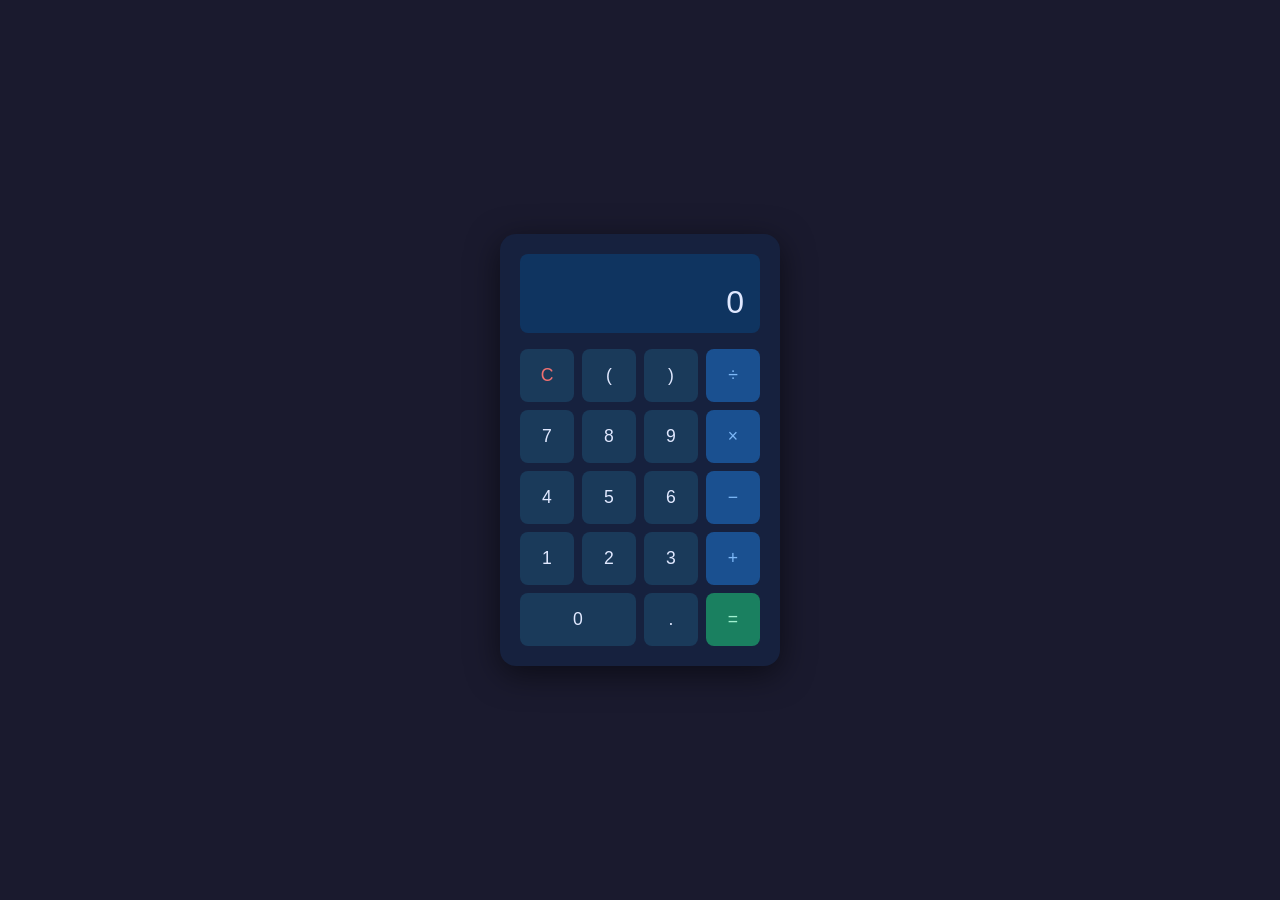
<file: templates/web_app/calculator_basic/index.html>
<!DOCTYPE html>
<html lang="en">
<head>
<meta charset="UTF-8">
<meta name="viewport" content="width=device-width, initial-scale=1.0, maximum-scale=1.0">
<title>Calculator</title>
<style>
* { box-sizing: border-box; margin: 0; padding: 0; }
body { background: #1a1a2e; display: flex; justify-content: center; align-items: center; min-height: 100vh; font-family: 'Segoe UI', sans-serif; }
.calc { background: #16213e; border-radius: 16px; padding: 20px; width: 280px; box-shadow: 0 8px 32px #0008; }
#display { background: #0f3460; border-radius: 8px; padding: 12px 16px; text-align: right; margin-bottom: 16px; }
#expr { font-size: 0.75rem; color: #7a9cc0; min-height: 18px; }
#result { font-size: 2rem; color: #e0e8ff; word-break: break-all; }
.grid { display: grid; grid-template-columns: repeat(4, 1fr); gap: 8px; }
button {
  background: #1a3a5a; color: #e0e8ff; border: none; border-radius: 8px;
  padding: 16px 8px; font-size: 1.1rem; cursor: pointer; transition: background 0.15s;
}
button:hover { background: #2a5080; }
.op  { background: #1a5090; color: #7eb8f7; }
.op:hover { background: #2a6ab0; }
.eq  { background: #1a8060; color: #a0f0d0; }
.eq:hover { background: #1a9a70; }
.clr { color: #f07070; }
</style>
</head>
<body>
<div class="calc">
  <div id="display">
    <div id="expr"></div>
    <div id="result">0</div>
  </div>
  <div class="grid">
    <button class="clr" onclick="clr()">C</button>
    <button onclick="inp('(')">(</button>
    <button onclick="inp(')')">)</button>
    <button class="op" onclick="inp('/')">÷</button>
    <button onclick="inp('7')">7</button>
    <button onclick="inp('8')">8</button>
    <button onclick="inp('9')">9</button>
    <button class="op" onclick="inp('*')">×</button>
    <button onclick="inp('4')">4</button>
    <button onclick="inp('5')">5</button>
    <button onclick="inp('6')">6</button>
    <button class="op" onclick="inp('-')">−</button>
    <button onclick="inp('1')">1</button>
    <button onclick="inp('2')">2</button>
    <button onclick="inp('3')">3</button>
    <button class="op" onclick="inp('+')">+</button>
    <button onclick="inp('0')" style="grid-column:span 2">0</button>
    <button onclick="inp('.')">.</button>
    <button class="eq" onclick="calc()">=</button>
  </div>
</div>
<script>
let expr = '';
function upd() {
  document.getElementById('expr').textContent = expr;
  try {
    const v = Function('"use strict";return (' + expr + ')')();
    if (isFinite(v)) document.getElementById('result').textContent = +v.toFixed(10);
  } catch(e) {}
}
function inp(c) { expr += c; upd(); }
function clr() { expr = ''; document.getElementById('result').textContent = '0'; document.getElementById('expr').textContent = ''; }
function calc() {
  try {
    const v = Function('"use strict";return (' + expr + ')')();
    document.getElementById('result').textContent = isFinite(v) ? +v.toFixed(10) : 'Error';
    expr = isFinite(v) ? String(+v.toFixed(10)) : '';
    document.getElementById('expr').textContent = '';
  } catch(e) { document.getElementById('result').textContent = 'Error'; expr = ''; }
}
</script>
</body>
</html>
</file>
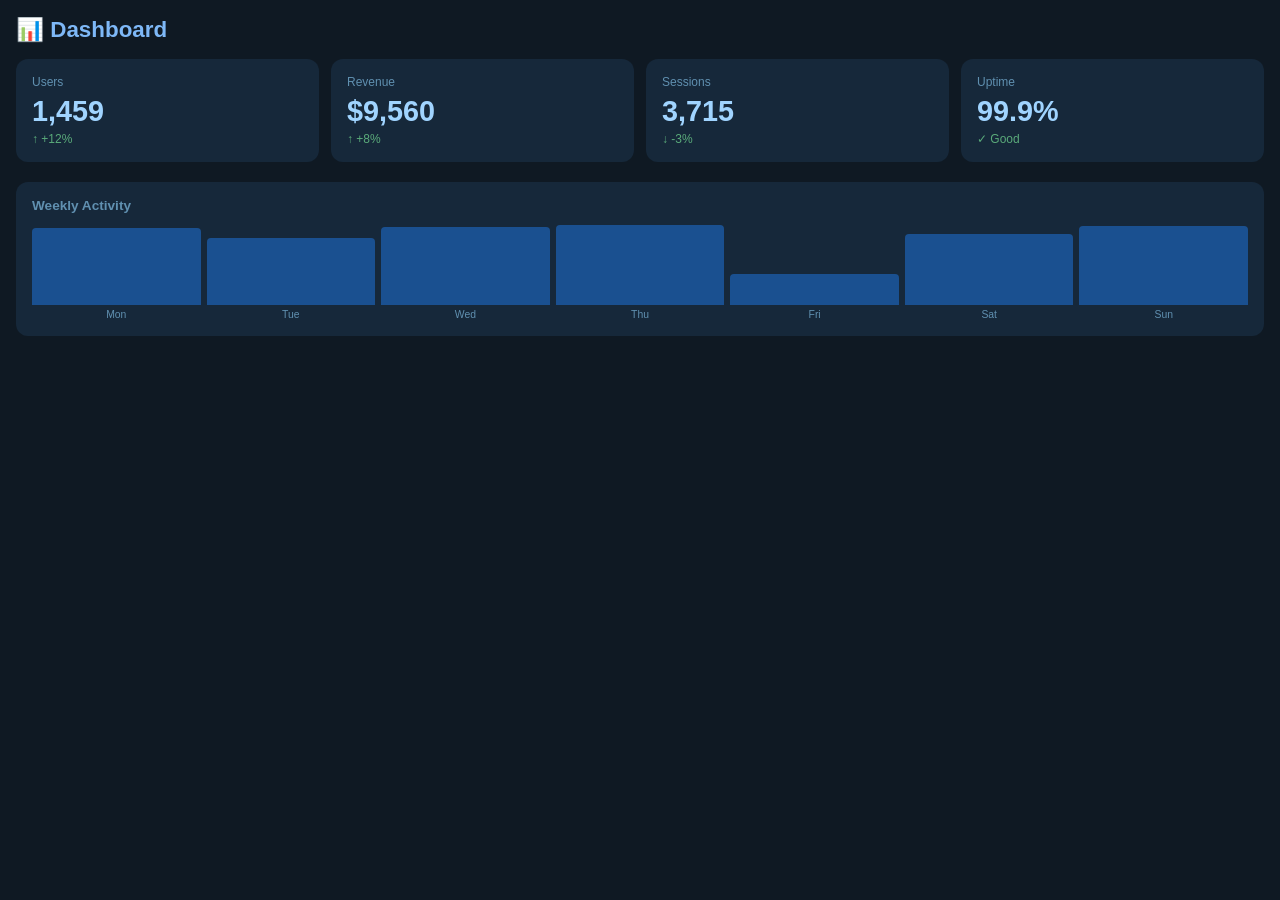
<file: templates/web_app/dashboard_basic/index.html>
<!DOCTYPE html>
<html lang="en">
<head>
<meta charset="UTF-8">
<meta name="viewport" content="width=device-width, initial-scale=1.0, maximum-scale=1.0">
<title>Dashboard</title>
<style>
* { box-sizing: border-box; margin: 0; padding: 0; }
body { background: #0f1923; color: #c8d8e8; font-family: 'Segoe UI', sans-serif; padding: 16px; }
h1 { color: #7eb8f7; font-size: 1.4rem; margin-bottom: 16px; }
.grid { display: grid; grid-template-columns: repeat(auto-fit, minmax(140px, 1fr)); gap: 12px; margin-bottom: 20px; }
.card { background: #16283a; border-radius: 12px; padding: 16px; }
.card .label { font-size: 0.75rem; color: #6090b0; margin-bottom: 6px; }
.card .value { font-size: 1.8rem; font-weight: bold; color: #a0d4ff; }
.card .sub { font-size: 0.75rem; color: #5aaa7a; margin-top: 4px; }
.chart-wrap { background: #16283a; border-radius: 12px; padding: 16px; }
.chart-wrap h3 { font-size: 0.85rem; color: #6090b0; margin-bottom: 12px; }
.bars { display: flex; align-items: flex-end; gap: 6px; height: 80px; }
.bar { flex: 1; background: #1a5090; border-radius: 4px 4px 0 0; transition: height 0.4s; }
.bar-labels { display: flex; gap: 6px; margin-top: 4px; }
.bar-labels span { flex: 1; text-align: center; font-size: 0.65rem; color: #6090b0; }
</style>
</head>
<body>
<h1>📊 Dashboard</h1>
<div class="grid">
  <div class="card"><div class="label">Users</div><div class="value" id="v1">—</div><div class="sub">↑ +12%</div></div>
  <div class="card"><div class="label">Revenue</div><div class="value" id="v2">—</div><div class="sub">↑ +8%</div></div>
  <div class="card"><div class="label">Sessions</div><div class="value" id="v3">—</div><div class="sub">↓ -3%</div></div>
  <div class="card"><div class="label">Uptime</div><div class="value" id="v4">—</div><div class="sub">✓ Good</div></div>
</div>
<div class="chart-wrap">
  <h3>Weekly Activity</h3>
  <div class="bars" id="bars"></div>
  <div class="bar-labels"><span>Mon</span><span>Tue</span><span>Wed</span><span>Thu</span><span>Fri</span><span>Sat</span><span>Sun</span></div>
</div>
<script>
document.getElementById('v1').textContent = (1200 + Math.floor(Math.random()*300)).toLocaleString();
document.getElementById('v2').textContent = '$' + (8400 + Math.floor(Math.random()*1200)).toLocaleString();
document.getElementById('v3').textContent = (3400 + Math.floor(Math.random()*600)).toLocaleString();
document.getElementById('v4').textContent = '99.9%';
const data = Array.from({length:7}, () => 20 + Math.floor(Math.random()*60));
const max = Math.max(...data);
const bars = document.getElementById('bars');
data.forEach(v => {
  const b = document.createElement('div');
  b.className = 'bar';
  b.style.height = (v / max * 70 + 10) + 'px';
  b.title = v;
  bars.appendChild(b);
});
</script>
</body>
</html>
</file>
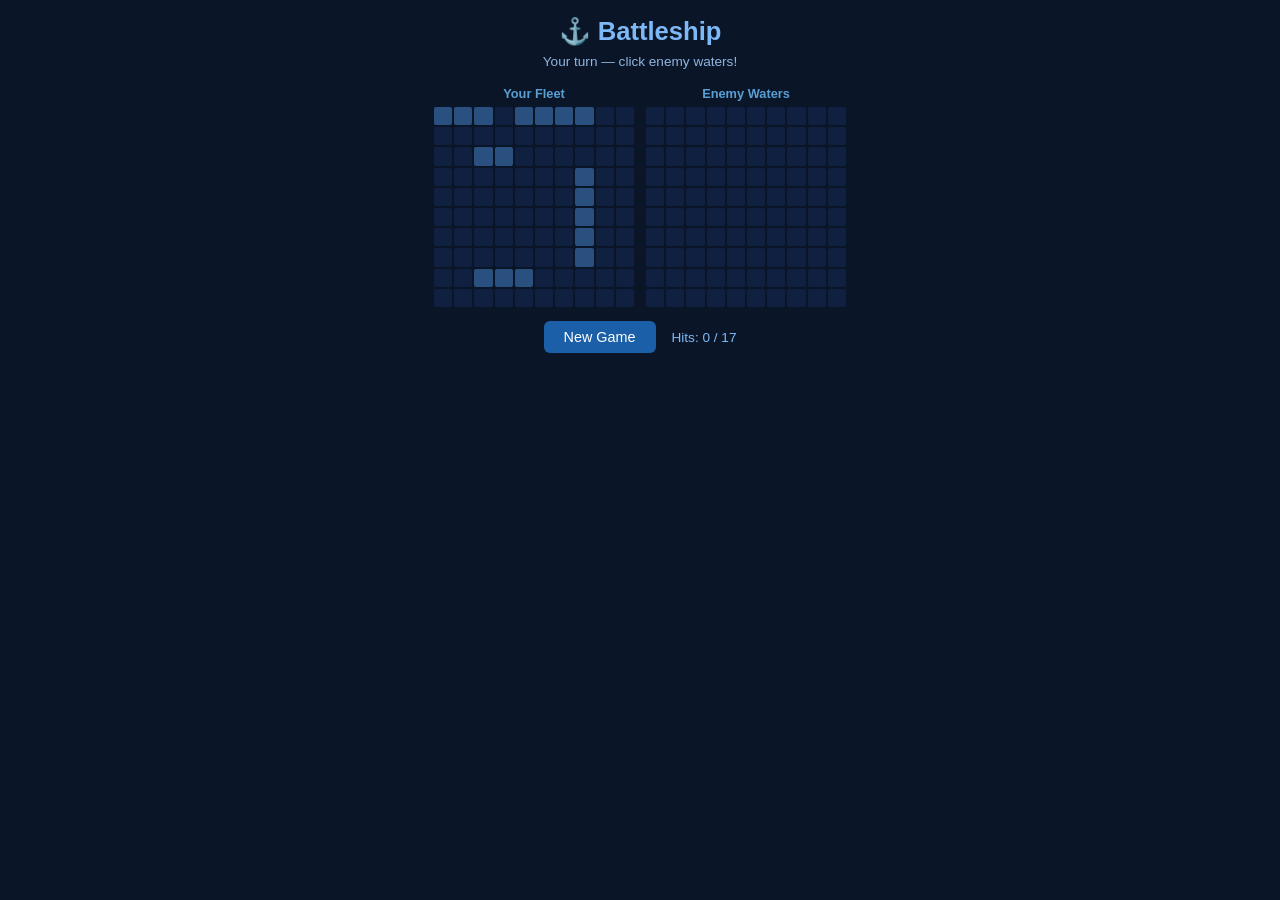
<file: templates/web_app/game_battleship/index.html>
<!DOCTYPE html>
<html lang="en">
<head>
<meta charset="UTF-8">
<meta name="viewport" content="width=device-width, initial-scale=1.0, maximum-scale=1.0, user-scalable=no">
<title>Battleship</title>
<link rel="stylesheet" href="style.css">
</head>
<body>
<div id="app">
  <h1>⚓ Battleship</h1>
  <div id="status">Place your ships or start a new game</div>
  <div id="boards">
    <div class="board-wrap">
      <h3>Your Fleet</h3>
      <div id="player-board" class="board"></div>
    </div>
    <div class="board-wrap">
      <h3>Enemy Waters</h3>
      <div id="enemy-board" class="board"></div>
    </div>
  </div>
  <div id="controls">
    <button id="btn-new">New Game</button>
    <span id="score">Hits: 0 / 17</span>
  </div>
</div>
<script src="app.js"></script>
</body>
</html>
</file>
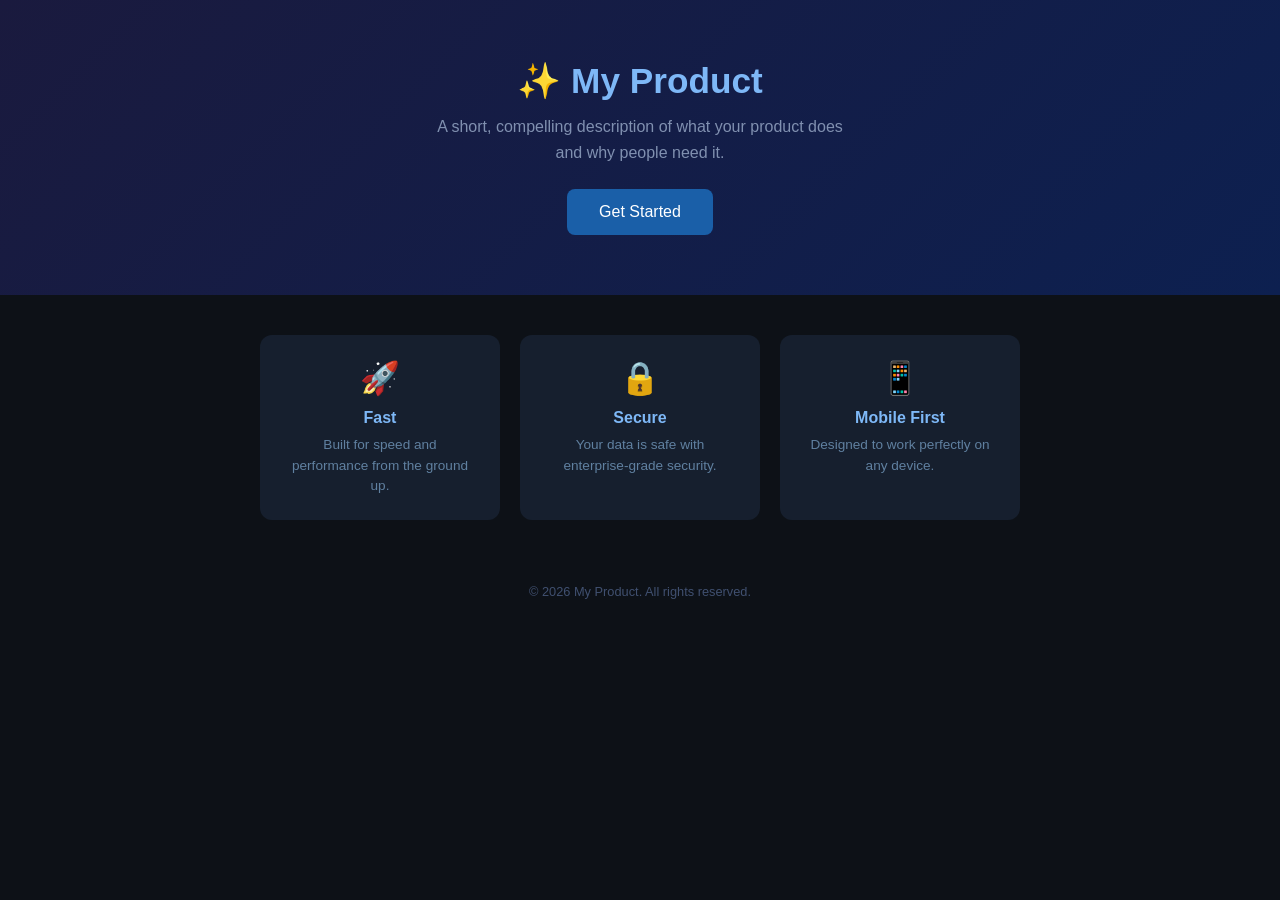
<file: templates/web_app/landing_page/index.html>
<!DOCTYPE html>
<html lang="en">
<head>
<meta charset="UTF-8">
<meta name="viewport" content="width=device-width, initial-scale=1.0, maximum-scale=1.0">
<title>My Product</title>
<style>
* { box-sizing: border-box; margin: 0; padding: 0; }
body { background: #0d1117; color: #e0e6f0; font-family: 'Segoe UI', sans-serif; }
header { background: linear-gradient(135deg, #1a1a3e, #0d2050); padding: 60px 20px; text-align: center; }
header h1 { font-size: 2.2rem; color: #7eb8f7; margin-bottom: 12px; }
header p { font-size: 1rem; color: #8090b0; max-width: 420px; margin: 0 auto 24px; line-height: 1.6; }
.cta { background: #1a5fa8; color: white; border: none; border-radius: 8px; padding: 14px 32px; font-size: 1rem; cursor: pointer; }
.cta:hover { background: #2270c0; }
.features { display: grid; grid-template-columns: repeat(auto-fit, minmax(200px, 1fr)); gap: 20px; padding: 40px 20px; max-width: 800px; margin: 0 auto; }
.feature { background: #161f2e; border-radius: 12px; padding: 24px; text-align: center; }
.feature .icon { font-size: 2rem; margin-bottom: 12px; }
.feature h3 { color: #7eb8f7; margin-bottom: 8px; font-size: 1rem; }
.feature p { font-size: 0.85rem; color: #6080a0; line-height: 1.5; }
footer { text-align: center; padding: 24px; color: #405070; font-size: 0.8rem; }
</style>
</head>
<body>
<header>
  <h1>✨ My Product</h1>
  <p>A short, compelling description of what your product does and why people need it.</p>
  <button class="cta">Get Started</button>
</header>
<div class="features">
  <div class="feature"><div class="icon">🚀</div><h3>Fast</h3><p>Built for speed and performance from the ground up.</p></div>
  <div class="feature"><div class="icon">🔒</div><h3>Secure</h3><p>Your data is safe with enterprise-grade security.</p></div>
  <div class="feature"><div class="icon">📱</div><h3>Mobile First</h3><p>Designed to work perfectly on any device.</p></div>
</div>
<footer>© 2026 My Product. All rights reserved.</footer>
</body>
</html>
</file>
<file: templates/web_app/game_battleship/style.css>
* { box-sizing: border-box; margin: 0; padding: 0; }
body {
  background: #0a1628;
  color: #e0e8ff;
  font-family: 'Segoe UI', sans-serif;
  display: flex;
  justify-content: center;
  min-height: 100vh;
  padding: 16px;
}
#app { max-width: 480px; width: 100%; }
h1 { text-align: center; color: #7eb8f7; font-size: 1.6rem; margin-bottom: 8px; }
#status {
  text-align: center;
  font-size: 0.85rem;
  color: #90b4e0;
  margin-bottom: 12px;
  min-height: 20px;
}
#boards { display: flex; gap: 12px; justify-content: center; flex-wrap: wrap; }
.board-wrap { text-align: center; }
.board-wrap h3 { font-size: 0.8rem; color: #5a9fd4; margin-bottom: 6px; }
.board {
  display: grid;
  grid-template-columns: repeat(10, 1fr);
  gap: 2px;
  width: min(48vw, 200px);
  height: min(48vw, 200px);
}
.cell {
  background: #102040;
  border-radius: 2px;
  cursor: pointer;
  transition: background 0.15s;
}
.cell.ship  { background: #2a5080; }
.cell.hit   { background: #c0392b; cursor: default; }
.cell.miss  { background: #1a3a5a; cursor: default; }
.cell.miss::after { content: '·'; color: #4a7aaa; display: flex; align-items: center; justify-content: center; height: 100%; font-size: 1.2em; }
.cell.sunk  { background: #7f0000; }
.cell:hover:not(.hit):not(.miss):not(.sunk) { background: #1e4070; }
#controls {
  display: flex;
  align-items: center;
  justify-content: center;
  gap: 16px;
  margin-top: 14px;
}
#btn-new {
  background: #1a5fa8;
  color: white;
  border: none;
  border-radius: 6px;
  padding: 8px 20px;
  font-size: 0.9rem;
  cursor: pointer;
}
#btn-new:hover { background: #2270c0; }
#score { font-size: 0.85rem; color: #7eb8f7; }
</file>
